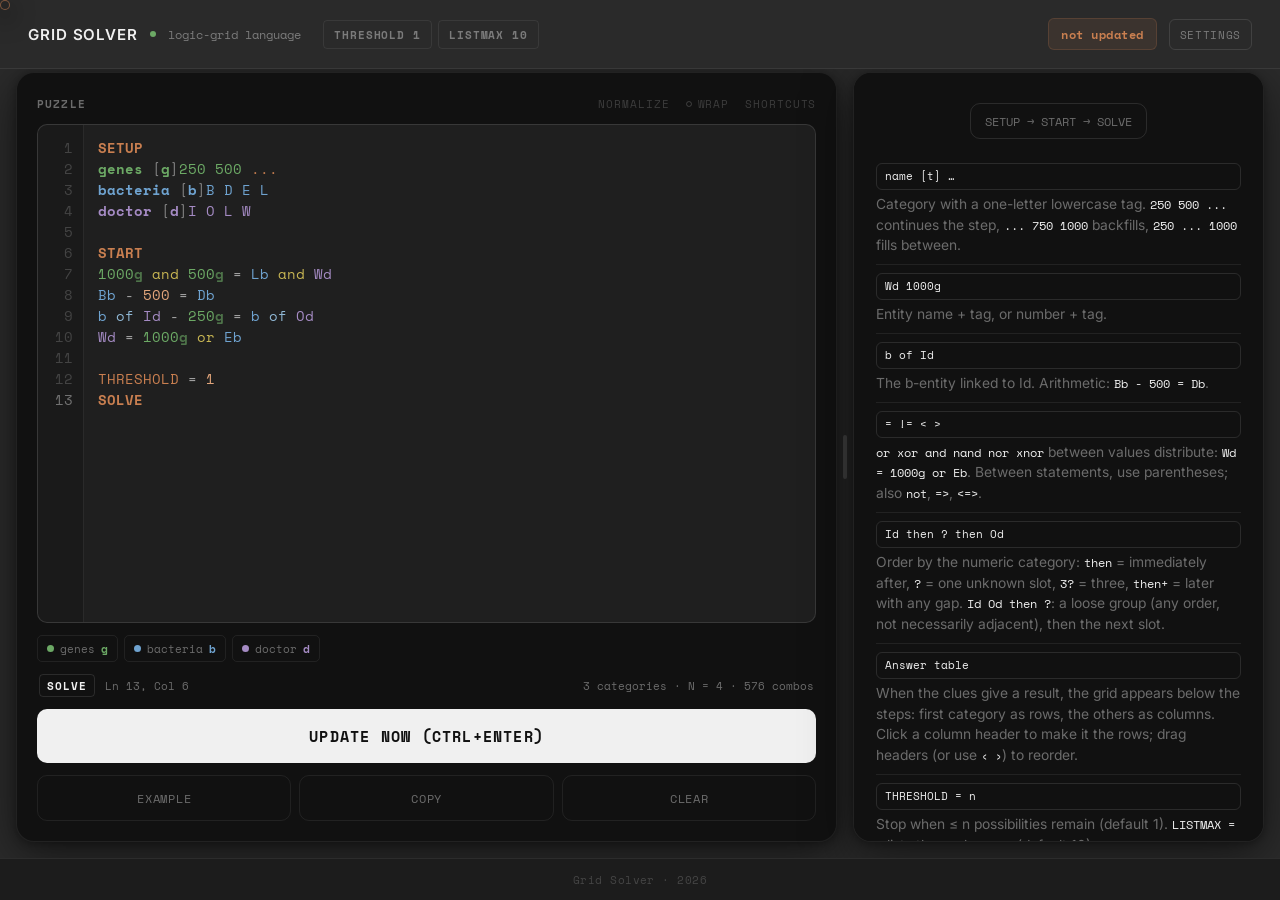
<file: index.html>
<!DOCTYPE html>
<html lang="en">
<head>
<meta charset="UTF-8" />
<meta name="viewport" content="width=device-width, initial-scale=1.0" />
<title>Grid Solver</title>
<link rel="preconnect" href="https://fonts.googleapis.com" />
<link href="https://fonts.googleapis.com/css2?family=Space+Mono:wght@400;700&family=Inter:wght@400;500;600&display=swap" rel="stylesheet" />
<link rel="icon" href="data:image/svg+xml,%3Csvg xmlns='http://www.w3.org/2000/svg' viewBox='0 0 32 32'%3E%3Crect width='32' height='32' fill='%236fa3d0'/%3E%3C/svg%3E" />
<link rel="stylesheet" href="styles.css" />
</head>
<body>
<header class="header">
  <span class="header-title">Grid Solver</span>
  <span class="header-dot"></span>
  <span class="header-sub">logic-grid language</span>
  <div class="header-tags">
    <span class="setting-tag" id="tagThr">THRESHOLD 1</span>
    <span class="setting-tag" id="tagList">LISTMAX 10</span>
  </div>
  <span class="count-badge" id="badge">— left</span>
  <button class="header-settings" id="settingsBtn" type="button" aria-expanded="false" aria-controls="settingsPop" title="Settings">Settings</button>
</header>
<div class="settings-pop" id="settingsPop" hidden>
  <div class="settings-head"><strong>Settings</strong><button class="settings-reset" id="settingsReset" type="button">Reset</button></div>
  <div class="settings-section">
    <div class="settings-label">Appearance</div>
    <label class="settings-row"><span>Theme</span><select id="settingTheme"><option value="dark">Dark</option><option value="midnight">Midnight</option><option value="paper">Paper</option><option value="system">System</option></select></label>
    <label class="settings-row"><span>Contrast</span><input id="settingContrast" type="range" min="90" max="140" step="5" value="100"><output id="settingContrastValue">100%</output></label>
    <label class="settings-row"><span>Editor text size</span><input id="settingFont" type="range" min="90" max="125" step="5" value="100"><output id="settingFontValue">100%</output></label>
    <label class="settings-check"><input id="settingLines" type="checkbox" checked> Show line numbers</label>
    <label class="settings-check"><input id="settingMotion" type="checkbox"> Reduce motion</label>
  </div>
  <div class="settings-section">
    <div class="settings-label">Keybindings</div>
    <label class="settings-row"><span>Update / solve</span><select data-setting-key="solve"></select><button class="key-record" data-key-record="solve" type="button">Record</button></label>
    <label class="settings-row"><span>Autocomplete</span><select data-setting-key="autocomplete"></select><button class="key-record" data-key-record="autocomplete" type="button">Record</button></label>
    <label class="settings-row"><span>Quick fixes</span><select data-setting-key="fixes"></select><button class="key-record" data-key-record="fixes" type="button">Record</button></label>
    <label class="settings-row"><span>Normalize</span><select data-setting-key="normalize"></select><button class="key-record" data-key-record="normalize" type="button">Record</button></label>
    <label class="settings-row"><span>Comment line</span><select data-setting-key="comment"></select><button class="key-record" data-key-record="comment" type="button">Record</button></label>
    <label class="settings-row"><span>Word wrap</span><select data-setting-key="wrap"></select><button class="key-record" data-key-record="wrap" type="button">Record</button></label>
    <div class="settings-hint">Choose a preset or press Record and then any key combination. Changes apply immediately and are saved in this browser.</div>
  </div>
</div>

<main class="main">
  <div class="solver-layout" id="layout">
    <section class="left-panel panel">
      <div class="panel-head">
        <div class="panel-title">Puzzle</div>
        <div class="panel-tools">
          <button class="title-link tog" id="wrapBtn" type="button" aria-pressed="false" title="Word wrap (Alt+Z)">Wrap</button>
          <button class="title-link" id="kbBtn" type="button" aria-expanded="false" aria-controls="kbPop">Shortcuts</button>
        </div>
      </div>
      <div class="kb-pop" id="kbPop" hidden>
        <div class="kb-row"><span>Solve now</span><kbd>Ctrl/⌘ Enter</kbd></div>
        <div class="kb-row"><span>Suggestions</span><kbd>Ctrl Space</kbd></div>
        <div class="kb-row"><span>Accept / close suggestion</span><kbd>Tab · Esc</kbd></div>
        <div class="kb-row"><span>Toggle word wrap</span><kbd>Alt Z</kbd></div>
        <div class="kb-row"><span>Toggle comment</span><kbd>Ctrl/⌘ /</kbd></div>
        <div class="kb-row"><span>Move line</span><kbd>Alt ↑ ↓</kbd></div>
        <div class="kb-row"><span>Duplicate line</span><kbd>Shift Alt ↑ ↓</kbd></div>
        <div class="kb-row"><span>Select a line</span><kbd>click its number</kbd></div>
        <div class="kb-row"><span>Jump to a clue</span><kbd>click its step</kbd></div>
        <div class="kb-row"><span>Resize panels</span><kbd>drag · ← → · dbl-click resets</kbd></div>
      </div>
      <div class="editor" id="editor">
        <div class="ed-gutter" aria-hidden="true"><div class="ed-gutter-in" id="edGut"></div></div>
        <div class="ed-body">
          <div class="ed-bars" id="edBars" aria-hidden="true"></div>
          <div class="ed-hl" aria-hidden="true"><div class="ed-hl-in" id="edHl"></div></div>
          <textarea id="src" spellcheck="false" autocomplete="off" autocapitalize="off" autocorrect="off" wrap="off" aria-label="Puzzle source"></textarea>
        </div>
      </div>
      <div class="legend" id="legend" hidden></div>
      <div class="ed-status">
        <span class="ed-mode" id="stMode">—</span>
        <span id="stPos">Ln 1, Col 1</span>
        <span class="ed-msg" id="stMsg"></span>
      </div>
      <button class="btn-primary" id="run">Update now (Ctrl+Enter)</button>
      <div class="btn-row">
        <button class="btn-ghost" id="ex">Example</button>
        <button class="btn-ghost" id="cp">Copy</button>
        <button class="btn-ghost" id="clr">Clear</button>
      </div>
    </section>

    <div class="splitter" id="split" role="separator" aria-orientation="vertical" aria-label="Resize panels" aria-valuemin="0" aria-valuemax="100" aria-valuenow="67" tabindex="0" title="Drag to resize · double-click to reset"><span class="splitter-grip"></span></div>

    <section class="right-panel panel" id="out">
      <div class="placeholder-state">
        <div class="placeholder-badge">SETUP → START → SOLVE</div>
        <div class="placeholder-section">
          <div class="placeholder-row"><kbd>name [t] …</kbd><span>Category with a one-letter lowercase tag. <code>250 500 ...</code> continues the step, <code>... 750 1000</code> backfills, <code>250 ... 1000</code> fills between.</span></div>
          <div class="placeholder-row"><kbd>Wd  1000g</kbd><span>Entity name + tag, or number + tag.</span></div>
          <div class="placeholder-row"><kbd>b of Id</kbd><span>The b-entity linked to Id. Arithmetic: <code>Bb - 500 = Db</code>.</span></div>
          <div class="placeholder-row"><kbd>= != &lt; &gt;</kbd><span><code>or xor and nand nor xnor</code> between values distribute: <code>Wd = 1000g or Eb</code>. Between statements, use parentheses; also <code>not</code>, <code>=&gt;</code>, <code>&lt;=&gt;</code>.</span></div>
          <div class="placeholder-row"><kbd>Id then ? then Od</kbd><span>Order by the numeric category: <code>then</code> = immediately after, <code>?</code> = one unknown slot, <code>3?</code> = three, <code>then+</code> = later with any gap. <code>Id Od then ?</code>: a loose group (any order, not necessarily adjacent), then the next slot.</span></div>
          <div class="placeholder-row"><kbd>Answer table</kbd><span>When the clues give a result, the grid appears below the steps: first category as rows, the others as columns. Click a column header to make it the rows; drag headers (or use <code>‹ ›</code>) to reorder.</span></div>
          <div class="placeholder-row"><kbd>THRESHOLD = n</kbd><span>Stop when ≤ n possibilities remain (default 1). <code>LISTMAX = n</code> lists them when ≤ n (default 10).</span></div>
        </div>
      </div>
    </section>
  </div>
</main>

<footer class="footer"><span class="footer-credit">Grid Solver · 2026</span></footer>
<div class="ac" id="ac" hidden role="listbox"></div>
<script src="core/runtime.js"></script>
<script src="editor.js"></script>
<script src="solvers/legacy.js"></script>
<script src="solvers/slots.js"></script>
<script src="solvers/columns.js"></script>
<script src="solvers/guards.js"></script>
<script src="renderers/answer-table.js"></script>
<script src="solver.js"></script>
</body>
</html>
</file>
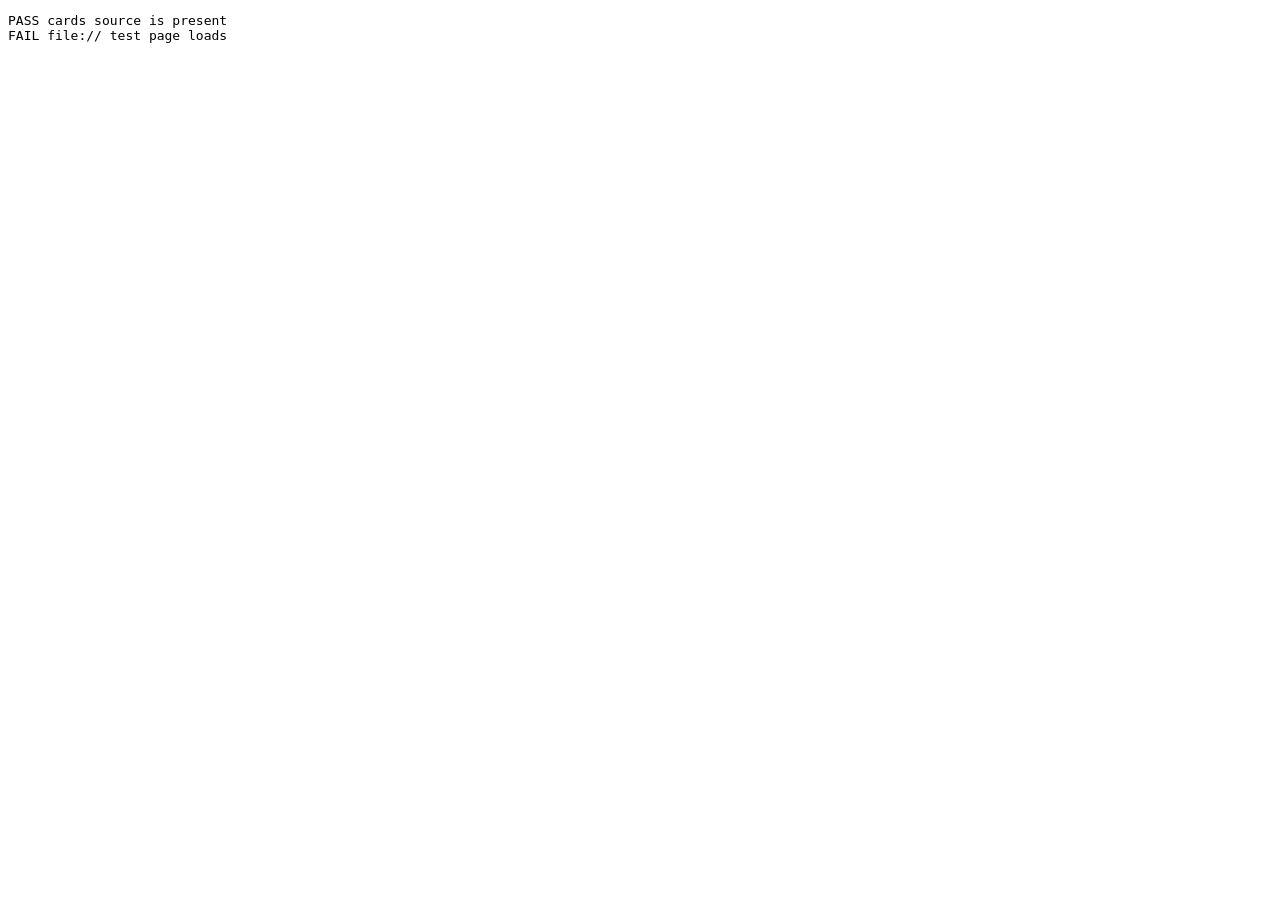
<file: tests.html>
<!doctype html>
<meta charset="utf-8">
<title>Grid Solver acceptance smoke tests</title>
<pre id="out">Loading…</pre>
<script>
const out = document.getElementById('out');
const checks = [
  ['cards source is present', /card repeat King Queen/.test(localStorage.getItem('gridsolver.src') || '') || true],
  ['file:// test page loads', location.protocol === 'file:']
];
out.textContent = checks.map(([name, ok]) => `${ok ? 'PASS' : 'FAIL'} ${name}`).join('\n');
</script>
</file>
<file: styles.css>
*,*::before,*::after{box-sizing:border-box;margin:0;padding:0}
:root{
  --bg:#2b2b2b;--card-dark:#111;--surface:#1f1f1f;--surface-2:#252525;
  --border:rgba(255,255,255,.07);--border-md:rgba(255,255,255,.11);
  --text-pri:#f0f0f0;--text-sec:rgba(255,255,255,.38);--text-dim:rgba(255,255,255,.18);
  --accent:#c97f50;--radius:18px;--radius-sm:10px;
  --font-ui:'Inter',system-ui,sans-serif;--font-mono:'Space Mono',monospace;
  --fs-2xs:clamp(10px,.18vw + 9px,12px);--fs-xs:clamp(11px,.24vw + 9px,13px);
  --fs-sm:clamp(12px,.3vw + 10px,14px);--fs-md:clamp(13px,.4vw + 10px,16px);--fs-lg:clamp(16px,.7vw + 11px,22px);
  --clr-green:#6ca965;--clr-yellow:#c8b653;--clr-gray:#787c7f;
}
html,body{-webkit-font-smoothing:antialiased;background:var(--bg);color:var(--text-pri);font-family:var(--font-ui);font-size:var(--fs-md)}
body{display:flex;flex-direction:column;height:100vh;overflow:hidden}

.header{position:fixed;top:0;left:0;right:0;padding:18px 28px;z-index:10;display:flex;align-items:center;gap:12px;
  border-bottom:1px solid var(--border);background:rgba(43,43,43,.92);backdrop-filter:blur(8px)}
.header-title{font-size:var(--fs-md);font-weight:600;letter-spacing:.06em;text-transform:uppercase}
.header-dot{width:6px;height:6px;border-radius:50%;background:var(--clr-green)}
.header-sub{font-family:var(--font-mono);font-size:var(--fs-xs);color:var(--text-sec)}
.header-tags{display:flex;gap:6px;margin-left:10px}
.setting-tag{font-family:var(--font-mono);font-size:var(--fs-2xs);font-weight:700;letter-spacing:.08em;padding:5px 10px;
  border-radius:4px;border:1px solid var(--border);color:var(--text-sec);cursor:default;user-select:none}
.count-badge{margin-left:auto;font-family:var(--font-mono);font-size:var(--fs-xs);font-weight:700;color:var(--accent);
  letter-spacing:.04em;background:rgba(201,127,80,.1);border:1px solid rgba(201,127,80,.2);border-radius:6px;padding:6px 12px}
.header-settings{font-family:var(--font-mono);font-size:var(--fs-2xs);letter-spacing:.06em;text-transform:uppercase;padding:6px 10px;border:1px solid var(--border-md);border-radius:6px;background:transparent;color:var(--text-sec);cursor:pointer}
.header-settings:hover,.header-settings[aria-expanded=true]{color:var(--text-pri);border-color:var(--accent)}
.settings-pop{position:fixed;right:28px;top:62px;width:min(360px,calc(100vw - 24px));z-index:40;padding:14px;background:var(--surface-2);border:1px solid var(--border-md);border-radius:var(--radius-sm);box-shadow:0 14px 40px rgba(0,0,0,.65)}
.settings-pop[hidden]{display:none}.settings-head{display:flex;justify-content:space-between;align-items:center;margin-bottom:10px;font-family:var(--font-mono);font-size:var(--fs-sm)}
.settings-reset{border:0;background:none;color:var(--accent);font:inherit;font-size:var(--fs-2xs);cursor:pointer}.settings-section{border-top:1px solid var(--border);padding-top:10px;margin-top:10px}
.settings-label{color:var(--text-sec);font:700 var(--fs-2xs) var(--font-mono);letter-spacing:.08em;text-transform:uppercase;margin-bottom:6px}
.settings-row{display:grid;grid-template-columns:1fr 135px 58px;align-items:center;gap:6px;padding:5px 0;font-size:var(--fs-xs);color:var(--text-sec)}
.settings-row select,.settings-row input{width:100%;font:inherit}.settings-row select{background:var(--surface);color:var(--text-pri);border:1px solid var(--border-md);border-radius:5px;padding:4px}
.key-record{font:var(--fs-2xs) var(--font-mono);padding:4px 3px;border:1px solid var(--border-md);border-radius:5px;background:transparent;color:var(--text-sec);cursor:pointer}.key-record:hover,.key-record[data-recording=true]{color:var(--text-pri);border-color:var(--accent)}
.settings-row input[type=range]{accent-color:var(--accent)}.settings-row output{text-align:right;color:var(--text-pri);font:var(--fs-2xs) var(--font-mono)}
.settings-check{display:block;padding:5px 0;font-size:var(--fs-xs);color:var(--text-sec)}.settings-check input{accent-color:var(--accent);margin-right:7px}
.settings-hint{margin-top:6px;color:var(--text-dim);font-size:var(--fs-2xs);line-height:1.4}
body.no-lines .ed-gutter{display:none}body.no-lines .ed-body{margin-left:0}
body.reduce-motion *,body.reduce-motion *::before,body.reduce-motion *::after{animation-duration:0.001ms!important;transition-duration:0.001ms!important;scroll-behavior:auto!important}
body.theme-midnight{--bg:#101827;--card-dark:#0b1220;--surface:#152238;--surface-2:#1b2b44;--text-sec:rgba(230,240,255,.62);--text-dim:rgba(230,240,255,.34)}
body.theme-paper{--bg:#e8e4dc;--card-dark:#faf8f2;--surface:#f0ede5;--surface-2:#fffdf7;--text-pri:#242424;--text-sec:rgba(36,36,36,.68);--text-dim:rgba(36,36,36,.45);--border:rgba(0,0,0,.12);--border-md:rgba(0,0,0,.2)}
body.theme-paper .header{background:rgba(232,228,220,.92)}body.theme-paper .btn-primary{color:#fff;background:#333}
body.high-contrast{--text-sec:rgba(255,255,255,.72);--text-dim:rgba(255,255,255,.42);--border:rgba(255,255,255,.16);--border-md:rgba(255,255,255,.28)}
body.theme-paper.high-contrast{--text-sec:rgba(36,36,36,.84);--text-dim:rgba(36,36,36,.62);--border:rgba(0,0,0,.2);--border-md:rgba(0,0,0,.35)}

.main{flex:1;display:flex;align-items:flex-start;justify-content:center;overflow:hidden;padding:72px 16px 16px}
.solver-layout{--split:.6667;--split-w:16px;display:flex;gap:0;width:100%;max-width:1280px;height:100%;align-items:stretch}
.left-panel{position:relative;flex:0 0 calc((100% - var(--split-w)) * var(--split));min-width:240px;display:flex;flex-direction:column;gap:12px;overflow:hidden}
.right-panel{flex:1;min-width:240px;container-type:inline-size;overflow-y:auto;overflow-x:hidden;scrollbar-width:thin;scrollbar-color:rgba(255,255,255,.1) transparent}
.right-panel::-webkit-scrollbar{width:4px}.right-panel::-webkit-scrollbar-thumb{background:rgba(255,255,255,.1);border-radius:2px}
.footer{height:42px;border-top:1px solid var(--border);display:flex;align-items:center;justify-content:center;background:rgba(17,17,17,.55)}
.footer-credit{font-family:var(--font-mono);font-size:var(--fs-2xs);color:var(--text-dim);letter-spacing:.04em}

.panel{background:var(--card-dark);border-radius:var(--radius);border:1px solid var(--border);
  box-shadow:0 12px 48px rgba(0,0,0,.55),0 2px 8px rgba(0,0,0,.3);padding:22px 20px 20px}
.panel-title{font-family:var(--font-mono);font-size:var(--fs-2xs);font-weight:700;letter-spacing:.1em;text-transform:uppercase;color:var(--text-sec)}

.btn-primary{width:100%;padding:16px;border-radius:var(--radius-sm);background:var(--text-pri);color:#111;font-family:var(--font-mono);
  font-size:var(--fs-md);font-weight:700;letter-spacing:.08em;text-transform:uppercase;border:none;cursor:pointer;transition:opacity .12s,transform .08s}
.btn-primary:hover{opacity:.88;transform:translateY(-1px)}.btn-primary:active{opacity:.78;transform:translateY(0)}
.btn-row{display:flex;gap:8px}
.btn-ghost{flex:1;padding:13px;border-radius:var(--radius-sm);background:transparent;color:var(--text-sec);font-family:var(--font-mono);
  font-size:var(--fs-xs);letter-spacing:.06em;text-transform:uppercase;border:1px solid var(--border);cursor:pointer;
  transition:color .12s,border-color .12s,transform .08s}
.btn-ghost:hover{color:var(--text-pri);border-color:var(--border-md);transform:translateY(-1px)}

.placeholder-state{max-width:720px;margin:0 auto;padding:8px 2px 2px}
.placeholder-badge{width:fit-content;margin:0 auto 16px;padding:8px 14px;border:1px solid var(--border-md);border-radius:10px;
  font-family:var(--font-mono);font-size:var(--fs-xs);color:var(--text-sec)}
.placeholder-row{display:grid;grid-template-columns:150px 1fr;gap:12px;padding:8px 0;font-size:var(--fs-sm);color:var(--text-sec);line-height:1.5}
.placeholder-row+.placeholder-row{border-top:1px solid var(--border)}
kbd{align-self:start;min-height:26px;padding:4px 8px;border:1px solid var(--border-md);border-radius:6px;font-family:var(--font-mono);font-size:var(--fs-2xs);color:var(--text-pri)}
code{font-family:var(--font-mono);font-size:var(--fs-xs);color:var(--text-pri)}

.stats-bar{display:flex;gap:10px;margin-bottom:14px}
.stat-chip{flex:1;padding:11px 14px;border-radius:var(--radius-sm);background:var(--surface);border:1px solid var(--border);display:flex;flex-direction:column;gap:3px}
.stats-final{margin-top:14px;margin-bottom:0}.stats-final .stat-chip{max-width:240px}
.stat-val{font-family:var(--font-mono);font-size:var(--fs-lg);font-weight:700;letter-spacing:-.02em}
.stat-lbl{font-size:10px;font-weight:600;letter-spacing:.08em;text-transform:uppercase;color:var(--text-sec)}
.stat-chip.green .stat-val{color:var(--clr-green)}.stat-chip.accent .stat-val{color:var(--accent)}

.step{padding:12px 0;border-top:1px solid var(--border)}
.step-head{display:flex;align-items:flex-start;gap:10px;min-width:0}
.step-n{font-family:var(--font-mono);font-size:var(--fs-2xs);color:var(--text-dim);width:18px;text-align:right}
.step-clue{flex:1;font-size:var(--fs-sm);font-weight:700;overflow-wrap:anywhere}
.step-count{flex:none;font-family:var(--font-mono);font-size:var(--fs-sm);font-weight:700;color:var(--clr-green);white-space:nowrap}
.step-count small{color:var(--text-sec);font-weight:400}
.chips{display:flex;flex-wrap:wrap;gap:6px;margin:8px 0 0 28px}
.chip{font-family:var(--font-mono);font-size:var(--fs-2xs);font-weight:700;padding:5px 10px;border-radius:5px;letter-spacing:.04em;
  background:rgba(108,169,101,.15);color:var(--clr-green);border:1px solid rgba(108,169,101,.3)}
.sols{margin:8px 0 0 28px;display:flex;flex-direction:column;gap:3px}
.sol{font-family:var(--font-mono);font-size:var(--fs-2xs);color:var(--text-sec);padding:4px 8px;border-radius:6px;border:1px solid transparent;overflow-wrap:anywhere}
.sol:hover{background:var(--surface);border-color:var(--border)}
.slot-answer{margin-top:8px;padding-top:14px}.slot-grid{font-size:var(--fs-md);text-align:center}
.slot-grid th,.slot-grid td{padding:13px 18px;text-align:center}.slot-grid thead th{font-size:var(--fs-xs);letter-spacing:.05em}
.slot-grid tbody th{font-size:var(--fs-xs);color:var(--text-dim);font-weight:400}.slot-cell{display:inline-flex;min-width:2.25em;min-height:2.25em;align-items:center;justify-content:center;border-radius:7px;background:rgba(108,169,101,.14);border:1px solid rgba(108,169,101,.3);color:var(--clr-green);font-size:var(--fs-lg);font-weight:700}

.warn-banner,.solved-banner{padding:10px 14px;border-radius:8px;margin:10px 0;font-family:var(--font-mono);font-size:var(--fs-xs);line-height:1.5}
.warn-banner{background:rgba(201,127,80,.1);border:1px solid rgba(201,127,80,.22);color:var(--accent)}
.solved-banner{background:rgba(108,169,101,.12);border:1px solid rgba(108,169,101,.3);color:var(--clr-green)}

@keyframes fadeUp{from{opacity:0;transform:translateY(8px)}to{opacity:1;transform:translateY(0)}}
.animate-in{animation:fadeUp .22s ease-out both}

@media (max-width:720px){
  .settings-pop{right:12px;top:58px}.header{padding:14px 12px}.header-sub,.header-tags{display:none}
  body{height:auto;overflow:auto}
  .main{overflow:visible;padding:60px 10px 16px}
  .solver-layout{flex-direction:column;height:auto}
  .left-panel{flex:none;width:100%;min-width:0;max-height:none}.editor{min-height:260px}
  .splitter{display:none}
  .solver-layout{gap:16px}
  .right-panel{overflow-y:visible;min-width:0}.placeholder-row{grid-template-columns:1fr}
}

/* ───────── code editor ───────── */
.panel-head{display:flex;align-items:center;justify-content:space-between}
.panel-tools{display:flex;align-items:center;gap:16px}
.title-link{font-family:var(--font-mono);font-size:var(--fs-2xs);letter-spacing:.08em;text-transform:uppercase;color:var(--text-dim);
  background:none;border:none;cursor:pointer;transition:color .12s}
.title-link:hover,.title-link[aria-expanded="true"]{color:var(--accent)}
.kb-pop{position:absolute;z-index:30;top:54px;left:20px;right:20px;padding:6px 14px;background:var(--surface-2);border:1px solid var(--border-md);
  border-radius:var(--radius-sm);box-shadow:0 12px 32px rgba(0,0,0,.6)}
.kb-row{display:flex;align-items:center;justify-content:space-between;gap:12px;padding:7px 0;font-size:var(--fs-xs);color:var(--text-sec)}
.kb-row+.kb-row{border-top:1px solid var(--border)}
.kb-row kbd{min-height:0;padding:2px 7px;white-space:nowrap}
.title-link.tog::before{content:'';display:inline-block;width:6px;height:6px;margin-right:6px;border-radius:50%;border:1px solid currentColor;vertical-align:1px}
.title-link.tog[aria-pressed="true"]{color:var(--accent)}.title-link.tog[aria-pressed="true"]::before{background:currentColor}
.kb-pop[hidden],.legend[hidden],.ac[hidden]{display:none}

.editor{--ed-lh:21px;--ed-pad-y:12px;--ed-pad-x:14px;flex:1;min-height:0;display:flex;overflow:hidden;border-radius:var(--radius-sm);
  background:var(--surface);border:1px solid var(--border-md);font-family:var(--font-mono);font-size:calc(var(--fs-sm) * var(--ui-scale,1));line-height:var(--ed-lh);
  transition:border-color .15s,box-shadow .15s}
.editor:focus-within{border-color:rgba(255,255,255,.2);box-shadow:0 0 0 3px rgba(255,255,255,.04)}
.ed-gutter{flex:none;width:calc(var(--gd,2)*1ch + 28px);overflow:hidden;position:relative;background:rgba(0,0,0,.16);
  border-right:1px solid var(--border);user-select:none;cursor:pointer}
.ed-gutter-in{padding:var(--ed-pad-y) 0;will-change:transform}
.gn{height:var(--ed-lh);padding-right:10px;text-align:right;color:var(--text-dim);position:relative}
.gn.cur{color:var(--text-sec)}
.gn.warn::before,.gn.err::before{content:'';position:absolute;left:9px;top:50%;width:5px;height:5px;margin-top:-2.5px;border-radius:50%;background:var(--accent);opacity:.65}
.gn.err{color:var(--accent)}.gn.err::before{opacity:1}
.ed-body{position:relative;flex:1;min-width:0}
.ed-bars,.ed-hl{position:absolute;inset:0;overflow:hidden;pointer-events:none}
.bar{position:absolute;left:0;right:0;height:var(--ed-lh)}
.bar.cur{background:rgba(255,255,255,.035)}
.bar.err{background:rgba(201,127,80,.13);box-shadow:inset 2px 0 0 var(--accent)}
.bar.peek{background:rgba(108,169,101,.1);box-shadow:inset 2px 0 0 var(--clr-green)}
.ed-hl-in{padding:var(--ed-pad-y) var(--ed-pad-x);white-space:pre;tab-size:2;will-change:transform;width:max-content;min-width:100%}
.ln{height:var(--ed-lh)}
#src{position:absolute;inset:0;width:100%;height:100%;padding:var(--ed-pad-y) var(--ed-pad-x);border:none;border-radius:0;background:transparent;
  color:transparent;-webkit-text-fill-color:transparent;caret-color:var(--text-pri);font:inherit;line-height:var(--ed-lh);white-space:pre;
  overflow:auto;tab-size:2;resize:none;outline:none;scrollbar-width:thin;scrollbar-color:rgba(255,255,255,.12) transparent}
#src::selection{background:rgba(201,127,80,.32);-webkit-text-fill-color:transparent}
#src::-webkit-scrollbar{width:6px;height:6px}
#src::-webkit-scrollbar-thumb{background:rgba(255,255,255,.12);border-radius:3px}
#src::-webkit-scrollbar-corner{background:transparent}

/* word wrap: textarea and highlight mirror wrap identically; solver/editor.js sizes the mirror to the textarea width */
.editor.wrap #src{white-space:pre-wrap;overflow-wrap:break-word;overflow-x:hidden}
.editor.wrap .ed-hl-in{white-space:pre-wrap;overflow-wrap:break-word;min-width:0}
.editor.wrap .ln{height:auto;min-height:var(--ed-lh)}

/* tokens */
.t-sec{color:var(--accent);font-weight:700}
.t-set{color:var(--accent)}
.t-gate{color:var(--clr-yellow)}
.t-kw{color:#8fb7d4}
.t-op{color:rgba(255,255,255,.62)}
.t-br{color:rgba(255,255,255,.45)}
.t-num{color:#e0a47a}
.t-ph,.t-dots{color:var(--accent)}
.t-cmt{color:rgba(255,255,255,.3)}
.t-dim{color:rgba(255,255,255,.2)}
.t-id{color:var(--text-pri)}
.t-cname,.t-tagdef{color:var(--c);font-weight:700}
.t-item,.t-ent,.t-tag{color:var(--c)}
.t-slot{color:#b7d7ff;font-weight:600}
.t-etag{opacity:.62;font-weight:700}
.t-bad{text-decoration:underline wavy var(--accent);text-decoration-thickness:1px;text-underline-offset:3px}
.bm{background:rgba(255,255,255,.14);border-radius:2px;box-shadow:0 0 0 1px rgba(255,255,255,.22)}
.bm-bad{background:rgba(201,127,80,.25);border-radius:2px;box-shadow:0 0 0 1px var(--accent)}

/* legend + status */
.legend{display:flex;flex-wrap:wrap;gap:6px;max-height:58px;overflow-y:auto;scrollbar-width:thin;scrollbar-color:rgba(255,255,255,.1) transparent}
.legend-chip{display:inline-flex;align-items:center;gap:6px;padding:4px 9px;border-radius:5px;border:1px solid var(--border);background:transparent;
  color:var(--text-sec);font-family:var(--font-mono);font-size:var(--fs-2xs);cursor:pointer;transition:color .12s,border-color .12s}
.legend-chip i{width:7px;height:7px;border-radius:50%;background:var(--c)}
.legend-chip b{color:var(--c)}
.legend-chip:hover{color:var(--text-pri);border-color:var(--border-md)}
.ed-status{display:flex;align-items:center;gap:10px;min-height:18px;padding:0 2px;font-family:var(--font-mono);font-size:var(--fs-2xs);color:var(--text-sec);white-space:nowrap}
.ed-mode{padding:2px 7px;border-radius:4px;border:1px solid var(--border-md);font-weight:700;letter-spacing:.08em;color:var(--text-pri)}
.ed-msg{margin-left:auto;min-width:0;overflow:hidden;text-overflow:ellipsis;text-align:right}
.ed-msg.warn{color:var(--accent)}

/* autocomplete popup */
.ac{position:fixed;z-index:50;min-width:210px;max-width:340px;overflow:hidden;background:var(--surface-2);border:1px solid var(--border-md);
  border-radius:var(--radius-sm);box-shadow:0 12px 40px rgba(0,0,0,.65),0 2px 8px rgba(0,0,0,.4);font-family:var(--font-mono);font-size:var(--fs-xs)}
.ac-list{max-height:216px;overflow-y:auto;padding:4px;scrollbar-width:thin;scrollbar-color:rgba(255,255,255,.12) transparent}
.ac-row{display:flex;align-items:center;gap:8px;padding:5px 8px;border-radius:6px;cursor:pointer;color:var(--text-pri)}
.ac-row.sel{background:rgba(255,255,255,.07);box-shadow:inset 2px 0 0 var(--accent)}
.ac-dot{flex:none;width:7px;height:7px;border-radius:50%;background:var(--c,var(--text-dim))}
.ac-label{flex:1;white-space:pre}
.ac-label b{color:var(--accent)}
.ac-tag{opacity:.55;font-weight:700}
.ac-detail{margin-left:12px;color:var(--text-sec);font-size:var(--fs-2xs);white-space:nowrap}
.ac-hint{padding:6px 12px;border-top:1px solid var(--border);color:var(--text-dim);font-size:var(--fs-2xs);letter-spacing:.03em}

/* clickable steps */
.step[data-line] .step-head{cursor:pointer}
.step[data-line]:hover .step-n{color:var(--accent)}

/* ───────── resizable divider ───────── */
.splitter{flex:0 0 var(--split-w);display:flex;align-items:center;justify-content:center;cursor:col-resize;touch-action:none;outline:none;user-select:none}
.splitter-grip{width:4px;height:44px;border-radius:2px;background:rgba(255,255,255,.16);transition:background .12s,height .15s}
.splitter:hover .splitter-grip,.splitter:focus-visible .splitter-grip,body.resizing .splitter-grip{background:var(--accent);height:72px}
body.resizing,body.resizing *{cursor:col-resize!important;user-select:none!important}
@container (max-width:460px){.placeholder-row{grid-template-columns:1fr;gap:4px}}

/* ───────── answer table ───────── */
.answer{margin-top:18px;padding-top:16px;border-top:1px solid var(--border)}
.answer[hidden]{display:none}
.answer-head{display:flex;align-items:baseline;flex-wrap:wrap;gap:4px 12px;margin-bottom:10px}
.answer-title{font-family:var(--font-mono);font-size:var(--fs-xs);font-weight:700;letter-spacing:.1em;text-transform:uppercase;color:var(--clr-green)}
.answer-title.part{color:var(--accent)}
.answer-hint{margin-left:auto;font-size:var(--fs-2xs);color:var(--text-dim)}
.answer-scroll{overflow-x:auto;border:1px solid var(--border-md);border-radius:var(--radius-sm);background:var(--surface);scrollbar-width:thin;scrollbar-color:rgba(255,255,255,.12) transparent}
.grid{width:100%;border-collapse:separate;border-spacing:0;font-family:var(--font-mono);font-size:var(--fs-sm)}
.grid th,.grid td{padding:9px 11px;text-align:left;white-space:nowrap;border-bottom:1px solid var(--border)}
.grid th+th,.grid td,.grid tbody th+td{border-left:1px solid var(--border)}
.grid tbody tr:last-child>*{border-bottom:none}
.grid thead th{position:sticky;top:0;background:var(--surface-2);font-weight:400}
.grid tbody th{position:sticky;left:0;z-index:1;background:var(--surface-2);font-weight:700;border-left:none}
.grid thead .rowhead{left:0;z-index:2}
.grid tbody tr:hover td{background:rgba(255,255,255,.03)}
.ch-in{display:inline-flex;align-items:center;gap:5px}
.ch-name{color:var(--c);font-weight:700;letter-spacing:.02em}
.ch-tag{color:var(--text-sec);font-size:var(--fs-2xs)}
.grid thead .rowhead{box-shadow:inset 0 -2px 0 var(--c)}
.colhead{cursor:pointer;transition:background .12s,box-shadow .12s}
.colhead:hover,.colhead:focus-visible{background:rgba(255,255,255,.07);outline:none}
.colhead:focus-visible{box-shadow:inset 0 -2px 0 var(--accent)}
.colhead .ch-mv{opacity:0;transition:opacity .12s,color .12s}
.colhead:hover .ch-mv,.colhead:focus-within .ch-mv{opacity:1}
@media (hover:none){.colhead .ch-mv{opacity:.7}}
.ch-mv{width:16px;height:16px;padding:0;border:1px solid var(--border-md);border-radius:4px;background:transparent;color:var(--text-sec);font:700 13px/1 var(--font-mono);cursor:pointer}
.ch-mv:hover:not(:disabled){color:var(--text-pri);border-color:var(--accent)}
.ch-mv:disabled{opacity:.25!important;cursor:default}
.colhead.dragging{opacity:.4}
.colhead.drop-before{box-shadow:inset 3px 0 0 var(--accent)}
.colhead.drop-after{box-shadow:inset -3px 0 0 var(--accent)}
.cell-v{color:var(--c);font-weight:700}
.cell-amb{white-space:normal!important}
.cell-amb .cell-v{display:inline-block;margin-right:8px;font-weight:400;opacity:.8}
.cell-more{color:var(--text-sec);font-size:var(--fs-2xs)}
.cell-unk{color:var(--text-dim)}
.answer-note{margin-top:8px;font-size:var(--fs-2xs);color:var(--text-dim)}
.answer-note b{color:var(--text-sec)}
@media (max-width:720px){.splitter{display:none}.answer-hint{margin-left:0}}

/* ───────── plain-language tooltip (Shift + hover on a clue) ───────── */
.tip{
  position:fixed;top:0;left:0;z-index:100;
  width:max-content;max-width:min(340px,calc(100vw - 24px));
  background:var(--surface-2);
  border:1px solid var(--border-md);
  border-left:3px solid var(--clr-green);
  border-radius:var(--radius-sm);
  box-shadow:0 14px 40px rgba(0,0,0,.65),0 2px 8px rgba(0,0,0,.4);
  pointer-events:none;           /* never steals hover from the clue underneath */
  animation:tipIn .12s ease-out both;
}
.tip[hidden]{display:none}
.tip-h{display:flex;align-items:baseline;gap:8px;padding:9px 12px 0}
.tip-n{font-family:var(--font-mono);font-size:var(--fs-2xs);font-weight:700;letter-spacing:.1em;
  text-transform:uppercase;color:var(--clr-green)}
.tip-k{font-size:var(--fs-2xs);color:var(--text-dim)}
.tip-b{padding:6px 12px 11px;font-size:var(--fs-sm);line-height:1.55;color:var(--text-pri);overflow-wrap:anywhere}

@keyframes tipIn{from{opacity:0;transform:translateY(3px)}to{opacity:1;transform:translateY(0)}}
@media (prefers-reduced-motion:reduce){.tip{animation:none}}
</file>
